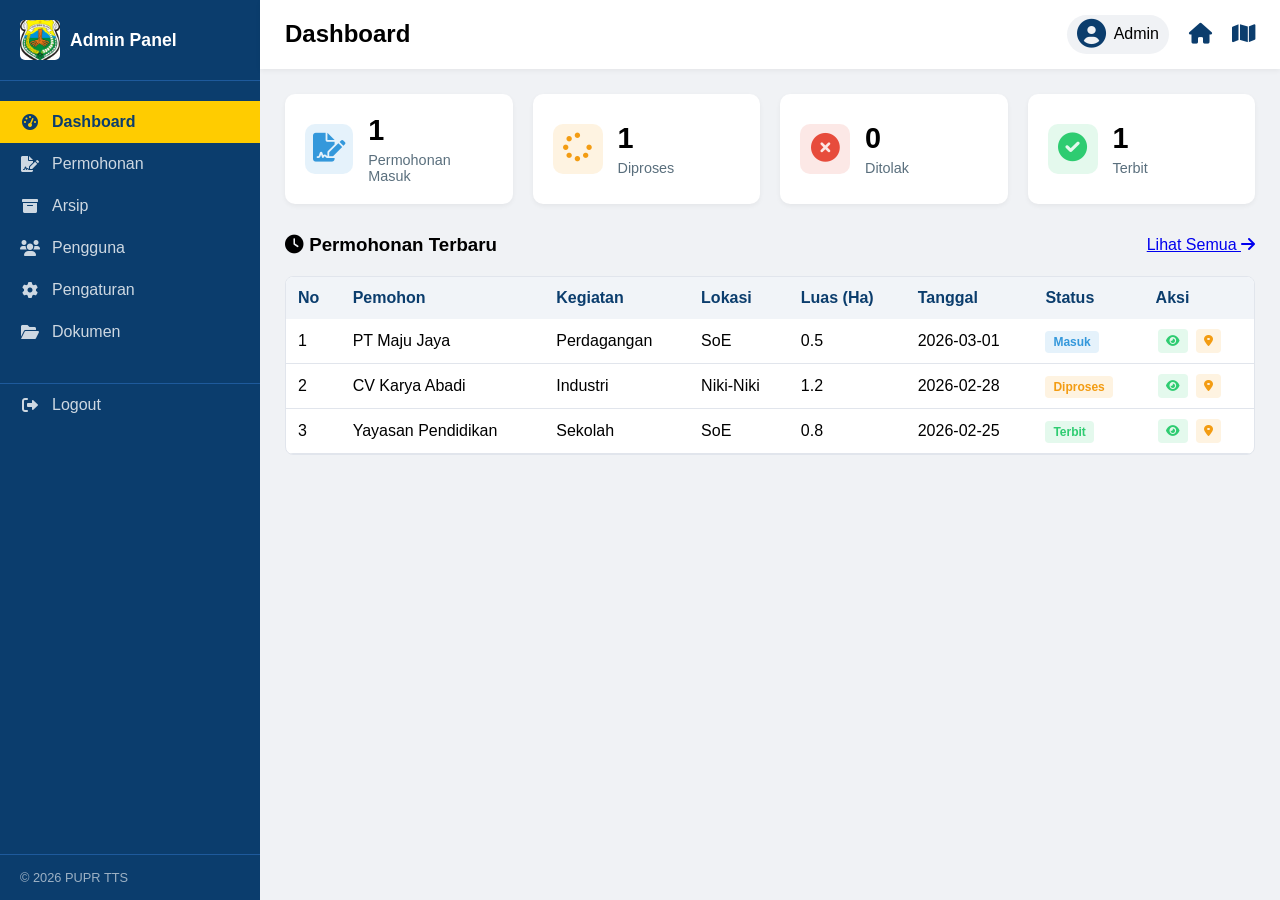
<file: admin.html>
<!DOCTYPE html>
<html lang="id">
<head>
    <meta charset="UTF-8">
    <meta name="viewport" content="width=device-width, initial-scale=1.0">
    <title>Admin Dashboard - WebGIS Tata Ruang TTS</title>
    
    <!-- Font Awesome -->
    <link rel="stylesheet" href="https://cdnjs.cloudflare.com/ajax/libs/font-awesome/6.0.0-beta3/css/all.min.css">
    
    <style>
        /* ===== GLOBAL ===== */
        * {
            margin: 0;
            padding: 0;
            box-sizing: border-box;
            font-family: 'Segoe UI', Tahoma, Geneva, Verdana, sans-serif;
        }

        body {
            background-color: #f0f2f5;
        }

        /* ===== ADMIN CONTAINER ===== */
        .admin-container {
            display: flex;
            min-height: 100vh;
        }

        /* ===== SIDEBAR ===== */
        .sidebar {
            width: 260px;
            background: #0b3d6d;
            color: white;
            display: flex;
            flex-direction: column;
            transition: width 0.3s;
            position: sticky;
            top: 0;
            height: 100vh;
        }

        .sidebar.collapsed {
            width: 70px;
        }

        .sidebar-header {
            padding: 20px;
            display: flex;
            align-items: center;
            gap: 10px;
            border-bottom: 1px solid #1e5a9c;
        }

        .sidebar-header .logo {
            width: 40px;
            height: 40px;
            background: white;
            border-radius: 5px;
            object-fit: cover;
        }

        .sidebar-header h3 {
            font-size: 1.1rem;
            white-space: nowrap;
            overflow: hidden;
        }

        .sidebar-nav {
            flex: 1;
            padding: 20px 0;
        }

        .sidebar-nav a {
            display: flex;
            align-items: center;
            gap: 12px;
            padding: 12px 20px;
            color: rgba(255,255,255,0.8);
            text-decoration: none;
            transition: 0.3s;
            white-space: nowrap;
        }

        .sidebar-nav a i {
            width: 20px;
            text-align: center;
        }

        .sidebar-nav a:hover {
            background: #1e5a9c;
            color: white;
        }

        .sidebar-nav a.active {
            background: #ffcc00;
            color: #0b3d6d;
            font-weight: 600;
        }

        .sidebar-nav a.logout {
            margin-top: 30px;
            border-top: 1px solid #1e5a9c;
        }

        .sidebar-footer {
            padding: 15px 20px;
            font-size: 0.8rem;
            color: rgba(255,255,255,0.6);
            border-top: 1px solid #1e5a9c;
            white-space: nowrap;
        }

        /* ===== MAIN CONTENT ===== */
        .main-content {
            flex: 1;
            display: flex;
            flex-direction: column;
            background: #f0f2f5;
        }

        .content-header {
            background: white;
            padding: 15px 25px;
            display: flex;
            justify-content: space-between;
            align-items: center;
            box-shadow: 0 2px 5px rgba(0,0,0,0.05);
            position: sticky;
            top: 0;
            z-index: 100;
        }

        .header-left {
            display: flex;
            align-items: center;
            gap: 15px;
        }

        .menu-toggle {
            background: none;
            border: none;
            font-size: 1.5rem;
            cursor: pointer;
            color: #0b3d6d;
            display: none;
        }

        .header-right {
            display: flex;
            align-items: center;
            gap: 20px;
        }

        .admin-profile {
            display: flex;
            align-items: center;
            gap: 8px;
            cursor: pointer;
            padding: 5px 10px;
            border-radius: 30px;
            background: #f0f2f5;
        }

        .admin-profile i {
            font-size: 1.8rem;
            color: #0b3d6d;
        }

        .home-link, .map-link {
            color: #0b3d6d;
            font-size: 1.3rem;
            transition: 0.3s;
        }

        .home-link:hover, .map-link:hover {
            color: #ffcc00;
        }

        .content-area {
            padding: 25px;
            flex: 1;
        }

        /* ===== SECTION ===== */
        .section {
            display: none;
        }

        .section.active {
            display: block;
        }

        /* ===== STATS CARD ===== */
        .stats-grid {
            display: grid;
            grid-template-columns: repeat(auto-fit, minmax(200px, 1fr));
            gap: 20px;
            margin-bottom: 30px;
        }

        .stat-card {
            background: white;
            border-radius: 10px;
            padding: 20px;
            display: flex;
            align-items: center;
            gap: 15px;
            box-shadow: 0 2px 5px rgba(0,0,0,0.05);
        }

        .stat-icon {
            width: 50px;
            height: 50px;
            border-radius: 10px;
            display: flex;
            align-items: center;
            justify-content: center;
            font-size: 1.8rem;
        }

        .stat-info h3 {
            font-size: 1.8rem;
            margin-bottom: 5px;
        }

        .stat-info p {
            color: #5a6f7d;
            font-size: 0.9rem;
        }

        /* ===== TABEL ===== */
        .table-responsive {
            overflow-x: auto;
            border-radius: 8px;
            border: 1px solid #e1e5ec;
            background: white;
        }

        .data-table {
            width: 100%;
            border-collapse: collapse;
        }

        .data-table th {
            background: #f1f4f8;
            padding: 12px;
            text-align: left;
            font-weight: 600;
            color: #0b3d6d;
        }

        .data-table td {
            padding: 10px 12px;
            border-bottom: 1px solid #e1e5ec;
        }

        .data-table tr:hover {
            background: #f5f7fa;
        }

        .status-badge {
            padding: 4px 8px;
            border-radius: 4px;
            font-size: 12px;
            font-weight: 600;
        }

        .status-badge.Masuk { background: #3498db20; color: #3498db; }
        .status-badge.Diproses { background: #f39c1220; color: #f39c12; }
        .status-badge.Ditolak { background: #e74c3c20; color: #e74c3c; }
        .status-badge.Terbit { background: #2ecc7120; color: #2ecc71; }
        .status-badge.Aktif { background: #2ecc7120; color: #2ecc71; }
        .status-badge.Nonaktif { background: #e74c3c20; color: #e74c3c; }

        .action-btn {
            padding: 5px 8px;
            margin: 0 2px;
            border: none;
            border-radius: 4px;
            cursor: pointer;
            font-size: 12px;
        }

        .action-btn.edit { background: #3498db20; color: #3498db; }
        .action-btn.delete { background: #e74c3c20; color: #e74c3c; }
        .action-btn.view { background: #2ecc7120; color: #2ecc71; }
        .action-btn.map { background: #f39c1220; color: #f39c12; }
        .action-btn.download { background: #9b59b620; color: #9b59b6; }
        .action-btn.doc { background: #1abc9c20; color: #1abc9c; }

        /* ===== FILTER BAR ===== */
        .filter-bar {
            display: flex;
            gap: 10px;
            margin-bottom: 20px;
            flex-wrap: wrap;
            background: white;
            padding: 15px;
            border-radius: 8px;
            box-shadow: 0 2px 5px rgba(0,0,0,0.1);
        }

        .filter-bar input,
        .filter-bar select {
            padding: 8px 12px;
            border: 1px solid #ccc;
            border-radius: 4px;
            flex: 1;
            min-width: 200px;
        }

        .btn {
            padding: 8px 15px;
            border: none;
            border-radius: 4px;
            cursor: pointer;
            font-weight: 500;
        }

        .btn-primary { background: #0b3d6d; color: white; }
        .btn-primary:hover { background: #1a5a9c; }
        .btn-secondary { background: #f1f4f8; color: #333; }
        .btn-secondary:hover { background: #e1e5ec; }

        /* ===== PAGINATION ===== */
        .pagination {
            display: flex;
            justify-content: center;
            align-items: center;
            gap: 15px;
            margin-top: 20px;
        }

        .page-btn {
            padding: 5px 10px;
            border: 1px solid #ccc;
            background: white;
            border-radius: 4px;
            cursor: pointer;
        }

        .page-btn:disabled { opacity: 0.5; cursor: not-allowed; }

        /* ===== SECTION HEADER ===== */
        .section-header {
            display: flex;
            justify-content: space-between;
            align-items: center;
            margin-bottom: 20px;
        }

        /* ===== MODAL ===== */
        .modal {
            display: none;
            position: fixed;
            z-index: 1000;
            left: 0;
            top: 0;
            width: 100%;
            height: 100%;
            background: rgba(0,0,0,0.5);
        }

        .modal-content {
            background: white;
            margin: 5% auto;
            padding: 20px;
            border-radius: 8px;
            width: 650px;
            max-width: 90%;
            max-height: 85vh;
            overflow-y: auto;
            position: relative;
        }

        .close {
            position: absolute;
            right: 15px;
            top: 10px;
            font-size: 24px;
            cursor: pointer;
        }

        .close:hover { color: #e74c3c; }

        /* ===== FORM ===== */
        .form-row {
            display: grid;
            grid-template-columns: 1fr 1fr;
            gap: 15px;
            margin-bottom: 15px;
        }

        .form-group {
            margin-bottom: 15px;
        }

        .form-group label {
            display: block;
            margin-bottom: 5px;
            font-weight: 600;
            color: #0b3d6d;
        }

        .form-group input,
        .form-group select,
        .form-group textarea {
            width: 100%;
            padding: 8px;
            border: 1px solid #ccc;
            border-radius: 4px;
            box-sizing: border-box;
        }

        .form-group input:focus,
        .form-group select:focus,
        .form-group textarea:focus {
            outline: none;
            border-color: #0b3d6d;
            box-shadow: 0 0 0 2px rgba(11,61,109,0.1);
        }

        /* ===== FILE UPLOAD ===== */
        .file-upload {
            border: 2px dashed #ccc;
            padding: 20px;
            text-align: center;
            border-radius: 8px;
            background: #f9f9f9;
            cursor: pointer;
            transition: all 0.3s;
            margin-bottom: 15px;
        }

        .file-upload:hover {
            border-color: #0b3d6d;
            background: #f0f4fa;
        }

        .file-upload i { font-size: 40px; color: #0b3d6d; margin-bottom: 10px; }
        .file-upload p { margin: 5px 0; color: #666; }
        .file-upload small { color: #999; font-size: 12px; }

        .file-info {
            background: #e8f4fd;
            padding: 10px;
            border-radius: 4px;
            margin-top: 10px;
            display: flex;
            align-items: center;
            justify-content: space-between;
        }

        .file-info i { color: #0b3d6d; margin-right: 5px; }
        .remove-file { color: #e74c3c; cursor: pointer; padding: 5px; }
        .remove-file:hover { color: #c0392b; }

        .upload-info {
            background: #f8f9fa;
            border-left: 3px solid #0b3d6d;
            padding: 10px;
            margin-bottom: 15px;
            font-size: 13px;
        }

        .form-actions {
            display: flex;
            justify-content: flex-end;
            gap: 10px;
            margin-top: 20px;
            padding-top: 15px;
            border-top: 1px solid #eee;
        }

        /* ===== PROFILE MODAL ===== */
        .profile-info {
            text-align: center;
            padding: 20px;
        }

        .avatar {
            margin-bottom: 20px;
        }

        .profile-info p {
            margin: 10px 0;
        }

        /* ===== PENGATURAN CARD ===== */
        .about-card {
            background: white;
            border-radius: 8px;
            padding: 20px;
            border: 1px solid #e0e7ef;
            margin-bottom: 20px;
        }

        .about-card h4 {
            color: #0b3d6d;
            margin-bottom: 15px;
            border-bottom: 1px solid #eee;
            padding-bottom: 8px;
        }

        .success-message {
            background: #d4edda;
            color: #155724;
            padding: 10px;
            border-radius: 4px;
            margin-top: 10px;
        }

        .text-center { text-align: center; }

        /* ===== RESPONSIF ===== */
        @media (max-width: 768px) {
            .menu-toggle { display: block; }
            .sidebar {
                position: fixed;
                left: -260px;
                transition: left 0.3s;
                z-index: 1000;
            }
            .sidebar.show { left: 0; }
            .main-content { margin-left: 0; }
            .form-row { grid-template-columns: 1fr; }
        }
    </style>
</head>
<body>
    <div class="admin-container">
        <!-- SIDEBAR -->
        <aside class="sidebar" id="sidebar">
            <div class="sidebar-header">
                <img src="img/logo.png" alt="Logo" class="logo" onerror="this.src='https://via.placeholder.com/40?text=PUPR'">
                <h3>Admin Panel</h3>
            </div>
            
            <nav class="sidebar-nav">
                <a href="#" onclick="showSection('dashboard'); return false;" class="active">
                    <i class="fas fa-tachometer-alt"></i> <span>Dashboard</span>
                </a>
                <a href="#" onclick="showSection('permohonan'); return false;">
                    <i class="fas fa-file-signature"></i> <span>Permohonan</span>
                </a>
                <a href="#" onclick="showSection('arsip'); return false;">
                    <i class="fas fa-archive"></i> <span>Arsip</span>
                </a>
                <a href="#" onclick="showSection('pengguna'); return false;">
                    <i class="fas fa-users"></i> <span>Pengguna</span>
                </a>
                <a href="#" onclick="showSection('pengaturan'); return false;">
                    <i class="fas fa-cog"></i> <span>Pengaturan</span>
                </a>
                <a href="#" onclick="showSection('dokumen'); return false;">
                    <i class="fas fa-folder-open"></i> <span>Dokumen</span>
                </a>
                <a href="#" onclick="logout(); return false;" class="logout">
                    <i class="fas fa-sign-out-alt"></i> <span>Logout</span>
                </a>
            </nav>
            
            <div class="sidebar-footer">
                <p>© 2026 PUPR TTS</p>
            </div>
        </aside>

        <!-- MAIN CONTENT -->
        <main class="main-content">
            <!-- HEADER -->
            <header class="content-header">
                <div class="header-left">
                    <button class="menu-toggle" onclick="toggleSidebar()">
                        <i class="fas fa-bars"></i>
                    </button>
                    <h2 id="page-title">Dashboard</h2>
                </div>
                <div class="header-right">
                    <div class="admin-profile" onclick="showProfile()">
                        <i class="fas fa-user-circle"></i>
                        <span id="adminName">Admin</span>
                    </div>
                    <a href="index.html" class="home-link" title="Kembali ke Beranda">
                        <i class="fas fa-home"></i>
                    </a>
                    <a href="peta.html" class="map-link" title="Buka Peta">
                        <i class="fas fa-map"></i>
                    </a>
                </div>
            </header>

            <!-- CONTENT AREA -->
            <div class="content-area" id="content-area">
                <!-- DASHBOARD SECTION -->
                <div id="dashboard-section" class="section active">
                    <div class="stats-grid">
                        <div class="stat-card">
                            <div class="stat-icon" style="background: #3498db20; color: #3498db">
                                <i class="fas fa-file-signature"></i>
                            </div>
                            <div class="stat-info">
                                <h3 id="total-masuk">0</h3>
                                <p>Permohonan Masuk</p>
                            </div>
                        </div>
                        <div class="stat-card">
                            <div class="stat-icon" style="background: #f39c1220; color: #f39c12">
                                <i class="fas fa-spinner"></i>
                            </div>
                            <div class="stat-info">
                                <h3 id="total-diproses">0</h3>
                                <p>Diproses</p>
                            </div>
                        </div>
                        <div class="stat-card">
                            <div class="stat-icon" style="background: #e74c3c20; color: #e74c3c">
                                <i class="fas fa-times-circle"></i>
                            </div>
                            <div class="stat-info">
                                <h3 id="total-ditolak">0</h3>
                                <p>Ditolak</p>
                            </div>
                        </div>
                        <div class="stat-card">
                            <div class="stat-icon" style="background: #2ecc7120; color: #2ecc71">
                                <i class="fas fa-check-circle"></i>
                            </div>
                            <div class="stat-info">
                                <h3 id="total-terbit">0</h3>
                                <p>Terbit</p>
                            </div>
                        </div>
                    </div>

                    <div class="recent-applications">
                        <div class="section-header">
                            <h3><i class="fas fa-clock"></i> Permohonan Terbaru</h3>
                            <a href="#" onclick="showSection('permohonan'); return false;">Lihat Semua <i class="fas fa-arrow-right"></i></a>
                        </div>
                        <div class="table-responsive">
                            <table class="data-table">
                                <thead>
                                    <tr>
                                        <th>No</th>
                                        <th>Pemohon</th>
                                        <th>Kegiatan</th>
                                        <th>Lokasi</th>
                                        <th>Luas (Ha)</th>
                                        <th>Tanggal</th>
                                        <th>Status</th>
                                        <th>Aksi</th>
                                    </tr>
                                </thead>
                                <tbody id="recent-permohonan">
                                    <tr><td colspan="8" class="text-center">Memuat data...</td></tr>
                                </tbody>
                            </table>
                        </div>
                    </div>
                </div>

                <!-- PERMOHONAN SECTION -->
                <div id="permohonan-section" class="section">
                    <div class="section-header">
                        <h3><i class="fas fa-file-signature"></i> Data Permohonan</h3>
                        <button class="btn btn-primary" onclick="tambahPermohonan()">
                            <i class="fas fa-plus"></i> Tambah Permohonan
                        </button>
                    </div>
                    
                    <div class="filter-bar">
                        <input type="text" id="searchPermohonan" placeholder="Cari pemohon atau kegiatan..." onkeyup="filterPermohonan()">
                        <select id="statusFilter" onchange="filterPermohonan()">
                            <option value="">Semua Status</option>
                            <option value="Masuk">Masuk</option>
                            <option value="Diproses">Diproses</option>
                            <option value="Ditolak">Ditolak</option>
                            <option value="Terbit">Terbit</option>
                        </select>
                        <button class="btn btn-secondary" onclick="exportDataPermohonan()">
                            <i class="fas fa-download"></i> Export
                        </button>
                    </div>

                    <div class="table-responsive">
                        <table class="data-table">
                            <thead>
                                <tr>
                                    <th>No</th>
                                    <th>Pemohon</th>
                                    <th>Kegiatan</th>
                                    <th>Lokasi</th>
                                    <th>Luas (Ha)</th>
                                    <th>Tanggal</th>
                                    <th>Status</th>
                                    <th>File SHP</th>
                                    <th>Aksi</th>
                                </tr>
                            </thead>
                            <tbody id="permohonan-table-body">
                                <tr><td colspan="9" class="text-center">Memuat data...</td></tr>
                            </tbody>
                        </table>
                    </div>

                    <div class="pagination">
                        <button class="page-btn" onclick="prevPage()"><i class="fas fa-chevron-left"></i></button>
                        <span id="pageInfo">Halaman 1 dari 1</span>
                        <button class="page-btn" onclick="nextPage()"><i class="fas fa-chevron-right"></i></button>
                    </div>
                </div>

                <!-- ARSIP SECTION -->
                <div id="arsip-section" class="section">
                    <div class="section-header">
                        <h3><i class="fas fa-archive"></i> Arsip Permohonan</h3>
                        <button class="btn btn-primary" onclick="tambahArsip()">
                            <i class="fas fa-plus"></i> Tambah Arsip
                        </button>
                    </div>
                    
                    <div class="filter-bar">
                        <input type="text" id="searchArsip" placeholder="Cari nomor arsip, pemohon, atau kegiatan..." onkeyup="filterArsip()">
                        <button class="btn btn-secondary" onclick="exportArsip()">
                            <i class="fas fa-download"></i> Export
                        </button>
                    </div>

                    <div class="table-responsive">
                        <table class="data-table">
                            <thead>
                                <tr>
                                    <th>No</th>
                                    <th>Nomor Arsip</th>
                                    <th>Pemohon</th>
                                    <th>Kegiatan</th>
                                    <th>Lokasi</th>
                                    <th>Luas (Ha)</th>
                                    <th>Tanggal Arsip</th>
                                    <th>Keterangan</th>
                                    <th>Aksi</th>
                                </tr>
                            </thead>
                            <tbody id="arsip-table-body">
                                <tr><td colspan="9" class="text-center">Memuat data...</td></tr>
                            </tbody>
                        </table>
                    </div>

                    <div class="pagination">
                        <button class="page-btn" onclick="prevArsipPage()"><i class="fas fa-chevron-left"></i></button>
                        <span id="pageInfoArsip">Halaman 1 dari 1</span>
                        <button class="page-btn" onclick="nextArsipPage()"><i class="fas fa-chevron-right"></i></button>
                    </div>
                </div>

                <!-- PENGGUNA SECTION -->
                <div id="pengguna-section" class="section">
                    <div class="section-header">
                        <h3><i class="fas fa-users"></i> Data Pengguna</h3>
                        <button class="btn btn-primary" onclick="tambahPengguna()">
                            <i class="fas fa-plus"></i> Tambah Pengguna
                        </button>
                    </div>
                    
                    <div class="filter-bar">
                        <input type="text" id="searchPengguna" placeholder="Cari username atau nama..." onkeyup="filterPengguna()">
                        <select id="roleFilter" onchange="filterPengguna()">
                            <option value="">Semua Role</option>
                            <option value="Admin">Admin</option>
                            <option value="Operator">Operator</option>
                            <option value="Viewer">Viewer</option>
                        </select>
                        <select id="statusFilterPengguna" onchange="filterPengguna()">
                            <option value="">Semua Status</option>
                            <option value="Aktif">Aktif</option>
                            <option value="Nonaktif">Nonaktif</option>
                        </select>
                        <button class="btn btn-secondary" onclick="exportPengguna()">
                            <i class="fas fa-download"></i> Export
                        </button>
                    </div>

                    <div class="table-responsive">
                        <table class="data-table">
                            <thead>
                                <tr>
                                    <th>No</th>
                                    <th>Username</th>
                                    <th>Nama</th>
                                    <th>Email</th>
                                    <th>Role</th>
                                    <th>Last Login</th>
                                    <th>Status</th>
                                    <th>Aksi</th>
                                </tr>
                            </thead>
                            <tbody id="pengguna-table-body">
                                <tr><td colspan="8" class="text-center">Memuat data...</td></tr>
                            </tbody>
                        </table>
                    </div>

                    <div class="pagination">
                        <button class="page-btn" onclick="prevPenggunaPage()"><i class="fas fa-chevron-left"></i></button>
                        <span id="pageInfoPengguna">Halaman 1 dari 1</span>
                        <button class="page-btn" onclick="nextPenggunaPage()"><i class="fas fa-chevron-right"></i></button>
                    </div>
                </div>

                <!-- PENGATURAN SECTION -->
                <div id="pengaturan-section" class="section">
                    <h3><i class="fas fa-cog"></i> Pengaturan</h3>
                    
                    <div class="about-card">
                        <h4><i class="fas fa-address-card"></i> Informasi Kontak</h4>
                        <form id="kontakForm">
                            <div class="form-group">
                                <label>Alamat</label>
                                <input type="text" id="alamat" placeholder="Jl. El Tari, SoE">
                            </div>
                            <div class="form-group">
                                <label>Telepon</label>
                                <input type="text" id="telepon" placeholder="(0388) 21045">
                            </div>
                            <div class="form-group">
                                <label>Email</label>
                                <input type="email" id="email" placeholder="pupr@timortengahselatankab.go.id">
                            </div>
                            <div class="form-group">
                                <label>Jam Kerja</label>
                                <input type="text" id="jamKerja" placeholder="Senin - Jumat, 08.00 - 16.00 WITA">
                            </div>
                        </form>
                    </div>

                    <div class="about-card">
                        <h4><i class="fas fa-users"></i> Tim Pengembang</h4>
                        <form id="timForm">
                            <div class="form-group">
                                <label>Nama-nama tim (pisahkan dengan koma atau baris baru)</label>
                                <textarea id="timList" rows="5" placeholder="Contoh:&#10;Martelens Ch. Liu, ST, MT – Kepala Dinas PUPR&#10;Ir. Yulius Bria, MT – Kepala Bidang Penataan Ruang&#10;Yohanes Manek, S.Kom – Koordinator Sistem Informasi"></textarea>
                            </div>
                        </form>
                    </div>

                    <button class="btn btn-primary" onclick="simpanPengaturan()"><i class="fas fa-save"></i> Simpan Pengaturan</button>
                    <div id="simpanNotif" style="margin-top: 10px;"></div>
                </div>

                <!-- DOKUMEN SECTION -->
                <div id="dokumen-section" class="section">
                    <div class="section-header">
                        <h3><i class="fas fa-folder-open"></i> Data Dokumen Publik</h3>
                        <button class="btn btn-primary" onclick="tambahDokumen()">
                            <i class="fas fa-plus"></i> Tambah Dokumen
                        </button>
                    </div>
                    
                    <div class="filter-bar">
                        <input type="text" id="searchDokumen" placeholder="Cari dokumen..." onkeyup="filterDokumen()">
                        <button class="btn btn-secondary" onclick="exportDokumen()">
                            <i class="fas fa-download"></i> Export
                        </button>
                    </div>

                    <div class="table-responsive">
                        <table class="data-table">
                            <thead>
                                <tr>
                                    <th>No</th>
                                    <th>Judul</th>
                                    <th>Deskripsi</th>
                                    <th>Ukuran</th>
                                    <th>Tahun</th>
                                    <th>File URL</th>
                                    <th>Aksi</th>
                                </tr>
                            </thead>
                            <tbody id="dokumen-table-body">
                                <tr><td colspan="7" class="text-center">Memuat data...</td></tr>
                            </tbody>
                        </table>
                    </div>

                    <div class="pagination">
                        <button class="page-btn" onclick="prevDokumenPage()"><i class="fas fa-chevron-left"></i></button>
                        <span id="pageInfoDokumen">Halaman 1 dari 1</span>
                        <button class="page-btn" onclick="nextDokumenPage()"><i class="fas fa-chevron-right"></i></button>
                    </div>
                </div>
            </div>
        </main>
    </div>

    <!-- MODAL PERMOHONAN -->
    <div id="permohonanModal" class="modal">
        <div class="modal-content">
            <span class="close" onclick="batalModal()">&times;</span>
            <h3><i class="fas fa-edit"></i> <span id="modalTitle">Tambah Permohonan</span></h3>
            
            <form id="permohonanForm" onsubmit="simpanPermohonan(event)">
                <input type="hidden" id="permohonanId">
                
                <div class="form-row">
                    <div class="form-group">
                        <label>Nama Pemohon *</label>
                        <input type="text" id="pemohon" required placeholder="Masukkan nama pemohon">
                    </div>
                    <div class="form-group">
                        <label>Jenis Kegiatan *</label>
                        <select id="kegiatan" required>
                            <option value="">Pilih Kegiatan</option>
                            <option value="Apotik">Apotik</option>
                            <option value="Rumah Sakit">Rumah Sakit</option>
                            <option value="Sekolah">Sekolah</option>
                            <option value="Perdagangan">Perdagangan</option>
                            <option value="Industri">Industri</option>
                            <option value="Permukiman">Permukiman</option>
                            <option value="Kantor">Kantor</option>
                            <option value="Hotel">Hotel</option>
                            <option value="Restoran">Restoran</option>
                        </select>
                    </div>
                </div>

                <div class="form-row">
                    <div class="form-group">
                        <label>Lokasi *</label>
                        <input type="text" id="lokasi" required placeholder="Masukkan lokasi">
                    </div>
                    <div class="form-group">
                        <label>Luas (Ha) *</label>
                        <input type="number" id="luas" step="0.01" required placeholder="0.00">
                    </div>
                </div>

                <div class="form-row">
                    <div class="form-group">
                        <label>Latitude (opsional)</label>
                        <input type="number" id="latitude" step="any" placeholder="Contoh: -9.9876">
                    </div>
                    <div class="form-group">
                        <label>Longitude (opsional)</label>
                        <input type="number" id="longitude" step="any" placeholder="Contoh: 124.1234">
                    </div>
                </div>

                <div class="form-row">
                    <div class="form-group">
                        <label>Tanggal Permohonan *</label>
                        <input type="date" id="tanggal" required>
                    </div>
                    <div class="form-group">
                        <label>Status *</label>
                        <select id="status" required>
                            <option value="Masuk">Masuk</option>
                            <option value="Diproses">Diproses</option>
                            <option value="Ditolak">Ditolak</option>
                            <option value="Terbit">Terbit</option>
                        </select>
                    </div>
                </div>

                <div class="form-group">
                    <label>Upload File SHP (ZIP)</label>
                    <div class="upload-info">
                        <i class="fas fa-info-circle"></i> Upload file ZIP yang berisi file SHP (shp, shx, dbf, prj)
                    </div>
                    <div class="file-upload" onclick="document.getElementById('fileShp').click()">
                        <i class="fas fa-cloud-upload-alt"></i>
                        <p>Klik untuk pilih file atau drag & drop</p>
                        <p><small>Format: .zip (Maks: 10MB)</small></p>
                        <input type="file" id="fileShp" accept=".zip" style="display: none;" onchange="handleFileSelect(this)">
                    </div>
                    <div id="fileInfo" style="display: none;" class="file-info">
                        <div>
                            <i class="fas fa-file-archive"></i>
                            <span id="fileName"></span> (<span id="fileSize"></span>)
                        </div>
                        <div class="remove-file" onclick="removeFile()">
                            <i class="fas fa-times"></i> Hapus
                        </div>
                    </div>
                </div>

                <div class="form-group">
                    <label>Keterangan</label>
                    <textarea id="keterangan" rows="3" placeholder="Masukkan keterangan tambahan..."></textarea>
                </div>

                <div class="form-actions">
                    <button type="button" class="btn btn-secondary" onclick="batalModal()">Batal</button>
                    <button type="submit" class="btn btn-primary">Simpan</button>
                </div>
            </form>
        </div>
    </div>

    <!-- MODAL ARSIP -->
    <div id="arsipModal" class="modal">
        <div class="modal-content">
            <span class="close" onclick="batalArsipModal()">&times;</span>
            <h3><i class="fas fa-edit"></i> <span id="modalArsipTitle">Tambah Arsip</span></h3>
            
            <form id="arsipForm" onsubmit="simpanArsip(event)">
                <input type="hidden" id="arsipId">
                
                <div class="form-group">
                    <label>Nomor Arsip *</label>
                    <input type="text" id="nomorArsip" required placeholder="Contoh: ARSIP-2026-001">
                </div>

                <div class="form-row">
                    <div class="form-group">
                        <label>Pemohon *</label>
                        <input type="text" id="arsipPemohon" required placeholder="Nama pemohon">
                    </div>
                    <div class="form-group">
                        <label>Kegiatan *</label>
                        <select id="arsipKegiatan" required>
                            <option value="">Pilih Kegiatan</option>
                            <option value="Apotik">Apotik</option>
                            <option value="Rumah Sakit">Rumah Sakit</option>
                            <option value="Sekolah">Sekolah</option>
                            <option value="Perdagangan">Perdagangan</option>
                            <option value="Industri">Industri</option>
                            <option value="Permukiman">Permukiman</option>
                            <option value="Kantor">Kantor</option>
                            <option value="Hotel">Hotel</option>
                            <option value="Restoran">Restoran</option>
                        </select>
                    </div>
                </div>

                <div class="form-row">
                    <div class="form-group">
                        <label>Lokasi *</label>
                        <input type="text" id="arsipLokasi" required placeholder="Lokasi">
                    </div>
                    <div class="form-group">
                        <label>Luas (Ha) *</label>
                        <input type="number" id="arsipLuas" step="0.01" required placeholder="0.00">
                    </div>
                </div>

                <div class="form-group">
                    <label>Tanggal Arsip *</label>
                    <input type="date" id="arsipTanggal" required>
                </div>

                <div class="form-group">
                    <label>Keterangan</label>
                    <textarea id="arsipKeterangan" rows="3" placeholder="Keterangan tambahan..."></textarea>
                </div>

                <div class="form-actions">
                    <button type="button" class="btn btn-secondary" onclick="batalArsipModal()">Batal</button>
                    <button type="submit" class="btn btn-primary">Simpan</button>
                </div>
            </form>
        </div>
    </div>

    <!-- MODAL PENGGUNA -->
    <div id="penggunaModal" class="modal">
        <div class="modal-content">
            <span class="close" onclick="batalPenggunaModal()">&times;</span>
            <h3><i class="fas fa-edit"></i> <span id="modalPenggunaTitle">Tambah Pengguna</span></h3>
            
            <form id="penggunaForm" onsubmit="simpanPengguna(event)">
                <input type="hidden" id="penggunaId">
                
                <div class="form-row">
                    <div class="form-group">
                        <label>Username *</label>
                        <input type="text" id="username" required placeholder="Username">
                    </div>
                    <div class="form-group">
                        <label>Nama Lengkap *</label>
                        <input type="text" id="namaLengkap" required placeholder="Nama lengkap">
                    </div>
                </div>

                <div class="form-row">
                    <div class="form-group">
                        <label>Email *</label>
                        <input type="email" id="emailUser" required placeholder="email@example.com">
                    </div>
                    <div class="form-group">
                        <label>Role *</label>
                        <select id="role" required>
                            <option value="Admin">Admin</option>
                            <option value="Operator">Operator</option>
                            <option value="Viewer">Viewer</option>
                        </select>
                    </div>
                </div>

                <div class="form-row">
                    <div class="form-group">
                        <label>Password *</label>
                        <input type="password" id="password" required placeholder="Min. 6 karakter">
                    </div>
                    <div class="form-group">
                        <label>Status *</label>
                        <select id="statusUser" required>
                            <option value="Aktif">Aktif</option>
                            <option value="Nonaktif">Nonaktif</option>
                        </select>
                    </div>
                </div>

                <div class="form-group">
                    <label>Last Login</label>
                    <input type="text" id="lastLogin" placeholder="Kosongkan jika belum pernah login" readonly>
                </div>

                <div class="form-actions">
                    <button type="button" class="btn btn-secondary" onclick="batalPenggunaModal()">Batal</button>
                    <button type="submit" class="btn btn-primary">Simpan</button>
                </div>
            </form>
        </div>
    </div>

    <!-- MODAL DOKUMEN -->
    <div id="dokumenModal" class="modal">
        <div class="modal-content">
            <span class="close" onclick="batalDokumenModal()">&times;</span>
            <h3><i class="fas fa-edit"></i> <span id="modalDokumenTitle">Tambah Dokumen</span></h3>
            
            <form id="dokumenForm" onsubmit="simpanDokumen(event)">
                <input type="hidden" id="dokumenId">
                
                <div class="form-group">
                    <label>Judul Dokumen *</label>
                    <input type="text" id="judul" required placeholder="Masukkan judul dokumen">
                </div>

                <div class="form-group">
                    <label>Deskripsi</label>
                    <textarea id="deskripsi" rows="3" placeholder="Masukkan deskripsi"></textarea>
                </div>

                <div class="form-row">
                    <div class="form-group">
                        <label>Ukuran File *</label>
                        <input type="text" id="ukuran" required placeholder="Contoh: 4.2 MB">
                    </div>
                    <div class="form-group">
                        <label>Tahun *</label>
                        <input type="text" id="tahun" required placeholder="2012">
                    </div>
                </div>

                <div class="form-group">
                    <label>File URL *</label>
                    <input type="text" id="fileUrl" required placeholder="data/nama_file.pdf">
                    <small>Path ke file dalam folder data/ (misal: data/rtrw.pdf)</small>
                </div>

                <div class="form-group">
                    <label>Tipe File (untuk ikon)</label>
                    <select id="tipeFile">
                        <option value="pdf">PDF</option>
                        <option value="geojson">GeoJSON</option>
                        <option value="excel">Excel</option>
                        <option value="zip">ZIP</option>
                        <option value="image">Image</option>
                        <option value="other">Lainnya</option>
                    </select>
                </div>

                <div class="form-actions">
                    <button type="button" class="btn btn-secondary" onclick="batalDokumenModal()">Batal</button>
                    <button type="submit" class="btn btn-primary">Simpan</button>
                </div>
            </form>
        </div>
    </div>

    <!-- MODAL PROFIL -->
    <div id="profileModal" class="modal">
        <div class="modal-content">
            <span class="close" onclick="closeProfileModal()">&times;</span>
            <h3><i class="fas fa-user-circle"></i> Profil Admin</h3>
            
            <div class="profile-info">
                <div class="avatar">
                    <i class="fas fa-user-circle" style="font-size: 80px; color: #0b3d6d;"></i>
                </div>
                <p><strong>Username:</strong> <span id="profileUsername">admin</span></p>
                <p><strong>Nama:</strong> <span id="profileName">Administrator</span></p>
                <p><strong>Email:</strong> <span id="profileEmail">admin@pupr.tts.go.id</span></p>
                <p><strong>Terakhir Login:</strong> <span id="lastLogin">-</span></p>
                
                <button class="btn btn-primary" onclick="ubahPassword()">
                    <i class="fas fa-key"></i> Ubah Password
                </button>
            </div>
        </div>
    </div>

    <script>
        // ==================== GLOBAL ====================
        let currentPage = 1;
        let rowsPerPage = 10;
        let permohonanData = [];
        let dokumenList = [];
        let currentDokumenPage = 1;
        const rowsPerPageDokumen = 10;
        let arsipData = [];
        let currentArsipPage = 1;
        const rowsPerPageArsip = 10;
        let usersData = [];
        let currentPenggunaPage = 1;
        const rowsPerPagePengguna = 10;

        // ==================== INISIALISASI ====================
        document.addEventListener('DOMContentLoaded', function() {
            // Inisialisasi data permohonan default jika kosong
            if (!localStorage.getItem('permohonanData')) {
                const defaultPermohonan = [
                    { id: 1, pemohon: 'PT Maju Jaya', kegiatan: 'Perdagangan', lokasi: 'SoE', luas: 0.5, tanggal: '2026-03-01', status: 'Masuk', fileShp: null, keterangan: '', latitude: -9.9876, longitude: 124.1234 },
                    { id: 2, pemohon: 'CV Karya Abadi', kegiatan: 'Industri', lokasi: 'Niki-Niki', luas: 1.2, tanggal: '2026-02-28', status: 'Diproses', fileShp: null, keterangan: '', latitude: -9.8765, longitude: 124.2345 },
                    { id: 3, pemohon: 'Yayasan Pendidikan', kegiatan: 'Sekolah', lokasi: 'SoE', luas: 0.8, tanggal: '2026-02-25', status: 'Terbit', fileShp: null, keterangan: '', latitude: -9.9988, longitude: 124.1122 }
                ];
                localStorage.setItem('permohonanData', JSON.stringify(defaultPermohonan));
            }

            // Inisialisasi data dokumen default jika kosong
            if (!localStorage.getItem('publicDocuments')) {
                const defaultDocs = [
                    { id: 1, title: 'RTRW Kab. TTS 2012-2032', description: 'Rencana Tata Ruang Wilayah Kabupaten Timor Tengah Selatan Tahun 2012-2032 (Perda No. 10 Tahun 2012).', size: '4.2 MB', date: '2012', fileUrl: 'data/rtrw_tts_2012_2032.pdf', fileType: 'pdf' },
                    { id: 2, title: 'RDTR Kawasan Perkotaan SoE 2018-2038', description: 'Rencana Detail Tata Ruang Kawasan Perkotaan SoE (Perda No. 8 Tahun 2018).', size: '6.8 MB', date: '2018', fileUrl: 'data/rdtr_soe_2018_2038.pdf', fileType: 'pdf' },
                    { id: 3, title: 'Peta Struktur Ruang BWP SoE', description: 'Peta struktur ruang skala 1:5000 (format GeoJSON).', size: '1.2 MB', date: '2018', fileUrl: 'data/struktur_ruang_soe.geojson', fileType: 'geojson' }
                ];
                localStorage.setItem('publicDocuments', JSON.stringify(defaultDocs));
            }

            // Inisialisasi data arsip default jika kosong
            if (!localStorage.getItem('arsipData')) {
                const defaultArsip = [
                    { id: 1, nomorArsip: 'ARSIP-2025-001', pemohon: 'PT Nusa Bangun', kegiatan: 'Permukiman', lokasi: 'SoE', luas: 2.5, tanggalArsip: '2025-12-10', keterangan: 'Izin terbit tahun 2025' },
                    { id: 2, nomorArsip: 'ARSIP-2025-002', pemohon: 'CV Sinar Jaya', kegiatan: 'Perdagangan', lokasi: 'Kapan', luas: 0.3, tanggalArsip: '2025-11-22', keterangan: 'Sudah selesai' }
                ];
                localStorage.setItem('arsipData', JSON.stringify(defaultArsip));
            }

            // Inisialisasi data pengguna default jika kosong
            if (!localStorage.getItem('usersData')) {
                const defaultUsers = [
                    { id: 1, username: 'admin', nama: 'Administrator', email: 'admin@pupr.tts.go.id', role: 'Admin', lastLogin: '2026-03-17 08:30', status: 'Aktif', password: 'admin123' },
                    { id: 2, username: 'operator1', nama: 'Yohanes Manek', email: 'yohanes@pupr.tts.go.id', role: 'Operator', lastLogin: '2026-03-16 14:15', status: 'Aktif', password: 'op123' },
                    { id: 3, username: 'viewer1', nama: 'Maria Nesi', email: 'maria@pupr.tts.go.id', role: 'Viewer', lastLogin: '2026-03-15 09:45', status: 'Nonaktif', password: 'view123' }
                ];
                localStorage.setItem('usersData', JSON.stringify(defaultUsers));
            }

            // Muat data
            loadPermohonan();
            loadDokumen();
            loadArsip();
            loadPengguna();
            loadPengaturan();

            // Tampilkan dashboard
            showSection('dashboard');
        });

        // ==================== FUNGSI UMUM ====================
        function toggleSidebar() {
            document.getElementById('sidebar').classList.toggle('show');
        }

        function showSection(section) {
            // Sembunyikan semua section
            document.querySelectorAll('.section').forEach(el => el.classList.remove('active'));
            // Tampilkan section yang dipilih
            const target = document.getElementById(section + '-section');
            if (target) target.classList.add('active');
            
            // Update judul
            const titles = {
                dashboard: 'Dashboard',
                permohonan: 'Data Permohonan',
                arsip: 'Arsip',
                pengguna: 'Pengguna',
                pengaturan: 'Pengaturan',
                dokumen: 'Dokumen Publik'
            };
            document.getElementById('page-title').textContent = titles[section] || 'Dashboard';
            
            // Highlight menu
            document.querySelectorAll('.sidebar-nav a').forEach(el => el.classList.remove('active'));
            const links = document.querySelectorAll('.sidebar-nav a');
            for (let link of links) {
                if (link.getAttribute('onclick') && link.getAttribute('onclick').includes(section)) {
                    link.classList.add('active');
                    break;
                }
            }

            // Muat data khusus
            if (section === 'permohonan') {
                loadPermohonan();
            } else if (section === 'dokumen') {
                loadDokumen();
            } else if (section === 'arsip') {
                loadArsip();
            } else if (section === 'pengguna') {
                loadPengguna();
            }
        }

        function logout() {
            localStorage.removeItem('isAdminLoggedIn');
            window.location.href = 'index.html';
        }

        function showProfile() {
            document.getElementById('profileModal').style.display = 'block';
        }

        function closeProfileModal() {
            document.getElementById('profileModal').style.display = 'none';
        }

        function ubahPassword() {
            alert('Fitur ubah password dalam pengembangan.');
        }

        // ==================== PERMOHONAN ====================
        function loadPermohonan() {
            const stored = localStorage.getItem('permohonanData');
            permohonanData = stored ? JSON.parse(stored) : [];
            renderPermohonanTable();
            updateStats();
            renderRecentPermohonan();
        }

        function savePermohonan() {
            localStorage.setItem('permohonanData', JSON.stringify(permohonanData));
            loadPermohonan();
        }

        function renderPermohonanTable() {
            const tbody = document.getElementById('permohonan-table-body');
            if (!tbody) return;
            
            const start = (currentPage - 1) * rowsPerPage;
            const end = start + rowsPerPage;
            const paginated = permohonanData.slice(start, end);
            
            if (paginated.length === 0) {
                tbody.innerHTML = '<tr><td colspan="9" class="text-center">Tidak ada data</td></tr>';
                return;
            }
            
            let html = '';
            paginated.forEach((item, index) => {
                const no = start + index + 1;
                html += `<tr>
                    <td>${no}</td>
                    <td>${item.pemohon || ''}</td>
                    <td>${item.kegiatan || ''}</td>
                    <td>${item.lokasi || ''}</td>
                    <td>${item.luas || ''}</td>
                    <td>${item.tanggal || ''}</td>
                    <td><span class="status-badge ${item.status || ''}">${item.status || ''}</span></td>
                    <td>${item.fileShp ? '<i class="fas fa-check" style="color:green"></i>' : '-'}</td>
                    <td>
                        <button class="action-btn view" onclick="lihatPermohonan(${item.id})" title="Lihat Data"><i class="fas fa-eye"></i></button>
                        <button class="action-btn map" onclick="lihatLokasi(${item.id})" title="Lihat Lokasi di Peta"><i class="fas fa-map-marker-alt"></i></button>
                        <button class="action-btn download" onclick="downloadSHP(${item.id})" title="Download GeoJSON"><i class="fas fa-download"></i></button>
                        <button class="action-btn doc" onclick="downloadDOC(${item.id})" title="Download DOC"><i class="fas fa-file-word"></i></button>
                        <button class="action-btn edit" onclick="editPermohonan(${item.id})" title="Edit"><i class="fas fa-edit"></i></button>
                        <button class="action-btn delete" onclick="hapusPermohonan(${item.id})" title="Hapus"><i class="fas fa-trash"></i></button>
                    </td>
                </tr>`;
            });
            tbody.innerHTML = html;
            
            const totalPages = Math.ceil(permohonanData.length / rowsPerPage);
            document.getElementById('pageInfo').innerText = `Halaman ${currentPage} dari ${totalPages || 1}`;
            // Disable tombol next/prev
            const prevBtn = document.querySelector('#permohonan-section .pagination .page-btn:first-child');
            const nextBtn = document.querySelector('#permohonan-section .pagination .page-btn:last-child');
            if (prevBtn) prevBtn.disabled = currentPage === 1;
            if (nextBtn) nextBtn.disabled = currentPage === totalPages || totalPages === 0;
        }

        function renderRecentPermohonan() {
            const tbody = document.getElementById('recent-permohonan');
            if (!tbody) return;
            const recent = permohonanData.slice(0, 5);
            if (recent.length === 0) {
                tbody.innerHTML = '<tr><td colspan="8" class="text-center">Tidak ada data</td></tr>';
                return;
            }
            let html = '';
            recent.forEach((item, index) => {
                html += `<tr>
                    <td>${index+1}</td>
                    <td>${item.pemohon}</td>
                    <td>${item.kegiatan}</td>
                    <td>${item.lokasi}</td>
                    <td>${item.luas}</td>
                    <td>${item.tanggal}</td>
                    <td><span class="status-badge ${item.status}">${item.status}</span></td>
                    <td>
                        <button class="action-btn view" onclick="lihatPermohonan(${item.id})"><i class="fas fa-eye"></i></button>
                        <button class="action-btn map" onclick="lihatLokasi(${item.id})"><i class="fas fa-map-marker-alt"></i></button>
                    </td>
                </tr>`;
            });
            tbody.innerHTML = html;
        }

        function updateStats() {
            const masuk = permohonanData.filter(p => p.status === 'Masuk').length;
            const diproses = permohonanData.filter(p => p.status === 'Diproses').length;
            const ditolak = permohonanData.filter(p => p.status === 'Ditolak').length;
            const terbit = permohonanData.filter(p => p.status === 'Terbit').length;
            document.getElementById('total-masuk').textContent = masuk;
            document.getElementById('total-diproses').textContent = diproses;
            document.getElementById('total-ditolak').textContent = ditolak;
            document.getElementById('total-terbit').textContent = terbit;
        }

        function tambahPermohonan() {
            document.getElementById('modalTitle').innerText = 'Tambah Permohonan';
            document.getElementById('permohonanId').value = '';
            document.getElementById('pemohon').value = '';
            document.getElementById('kegiatan').value = '';
            document.getElementById('lokasi').value = '';
            document.getElementById('luas').value = '';
            document.getElementById('latitude').value = '';
            document.getElementById('longitude').value = '';
            document.getElementById('tanggal').value = '';
            document.getElementById('status').value = 'Masuk';
            document.getElementById('keterangan').value = '';
            removeFile();
            document.getElementById('permohonanModal').style.display = 'block';
        }

        function editPermohonan(id) {
            const item = permohonanData.find(p => p.id == id);
            if (!item) return;
            document.getElementById('modalTitle').innerText = 'Edit Permohonan';
            document.getElementById('permohonanId').value = item.id;
            document.getElementById('pemohon').value = item.pemohon;
            document.getElementById('kegiatan').value = item.kegiatan;
            document.getElementById('lokasi').value = item.lokasi;
            document.getElementById('luas').value = item.luas;
            document.getElementById('latitude').value = item.latitude || '';
            document.getElementById('longitude').value = item.longitude || '';
            document.getElementById('tanggal').value = item.tanggal;
            document.getElementById('status').value = item.status;
            document.getElementById('keterangan').value = item.keterangan || '';
            // File tidak diisi ulang untuk keamanan
            removeFile();
            document.getElementById('permohonanModal').style.display = 'block';
        }

        function simpanPermohonan(event) {
            event.preventDefault();
            const id = document.getElementById('permohonanId').value;
            const pemohon = document.getElementById('pemohon').value;
            const kegiatan = document.getElementById('kegiatan').value;
            const lokasi = document.getElementById('lokasi').value;
            const luas = document.getElementById('luas').value;
            const latitude = document.getElementById('latitude').value;
            const longitude = document.getElementById('longitude').value;
            const tanggal = document.getElementById('tanggal').value;
            const status = document.getElementById('status').value;
            const keterangan = document.getElementById('keterangan').value;
            
            // Simulasi upload file (hanya info nama file)
            const fileInput = document.getElementById('fileShp');
            let fileShp = null;
            if (fileInput.files.length > 0) {
                fileShp = fileInput.files[0].name; // hanya simpan nama, file asli tidak disimpan di localStorage
            }

            if (id) {
                // edit
                const index = permohonanData.findIndex(p => p.id == id);
                if (index !== -1) {
                    permohonanData[index] = { 
                        ...permohonanData[index], 
                        pemohon, kegiatan, lokasi, luas, latitude, longitude, tanggal, status, keterangan,
                        fileShp: fileShp || permohonanData[index].fileShp
                    };
                }
            } else {
                // tambah baru
                const newId = Date.now();
                permohonanData.push({ 
                    id: newId, pemohon, kegiatan, lokasi, luas, latitude, longitude, tanggal, status, keterangan,
                    fileShp: fileShp
                });
            }
            savePermohonan();
            batalModal();
        }

        function hapusPermohonan(id) {
            if (confirm('Yakin ingin menghapus permohonan ini?')) {
                permohonanData = permohonanData.filter(p => p.id != id);
                savePermohonan();
            }
        }

        function lihatPermohonan(id) {
            const item = permohonanData.find(p => p.id == id);
            let kesesuaian = item.kesesuaian || 'Tidak diketahui';
            alert(`Detail Permohonan
Pemohon: ${item.pemohon}
Kegiatan: ${item.kegiatan}
Lokasi: ${item.lokasi}
Luas: ${item.luas} Ha
Tanggal: ${item.tanggal}
Status: ${item.status}
Latitude: ${item.latitude || '-'}
Longitude: ${item.longitude || '-'}
Kesesuaian RDTR: ${kesesuaian}
Keterangan: ${item.keterangan || '-'}
File: ${item.fileShp || 'Tidak ada'}`);
        }

        // Fungsi bantuan untuk mengekstrak koordinat dari GeoJSON
        function extractCoords(geom) {
            if (!geom) return null;
            if (geom.type === 'Point') {
                return geom.coordinates;
            } else if (geom.type === 'Polygon') {
                if (geom.coordinates && geom.coordinates.length > 0 && geom.coordinates[0].length > 0) {
                    return geom.coordinates[0][0];
                }
            } else if (geom.type === 'MultiPolygon') {
                if (geom.coordinates && geom.coordinates.length > 0 && geom.coordinates[0].length > 0 && geom.coordinates[0][0].length > 0) {
                    return geom.coordinates[0][0][0];
                }
            }
            return null;
        }

        function getCentroidFromGeoJSON(geojsonStr) {
            try {
                const geojson = JSON.parse(geojsonStr);
                let coords = null;
                if (geojson.type === 'FeatureCollection' && geojson.features.length > 0) {
                    const feat = geojson.features[0];
                    coords = extractCoords(feat.geometry);
                } else if (geojson.type === 'Feature') {
                    coords = extractCoords(geojson.geometry);
                } else if (geojson.type === 'Polygon' || geojson.type === 'MultiPolygon' || geojson.type === 'Point') {
                    coords = extractCoords(geojson);
                }
                if (coords) return [coords[1], coords[0]]; // [lat, lng]
            } catch (e) {
                console.error('Gagal parse GeoJSON', e);
            }
            return null;
        }

// ==================== PERMOHONAN ====================
// ... (kode sebelumnya tetap sama) ...

function lihatLokasi(id) {
    // Simpan ID permohonan yang ingin difokuskan
    localStorage.setItem('focusPermohonanId', id);
    // Arahkan ke halaman peta
    window.location.href = 'peta.html';
}

// ... (kode lainnya) ...

        function downloadSHP(id) {
            const item = permohonanData.find(p => p.id == id);
            if (!item) return;
            if (!item.geojson) {
                alert('Tidak ada data geometri untuk permohonan ini.');
                return;
            }
            try {
                const geojson = JSON.parse(item.geojson);
                const geojsonStr = JSON.stringify(geojson, null, 2);
                const blob = new Blob([geojsonStr], { type: 'application/geo+json' });
                const link = document.createElement('a');
                link.href = URL.createObjectURL(blob);
                link.download = `permohonan_${item.pemohon}_${item.id}.geojson`;
                link.click();
                URL.revokeObjectURL(link.href);
            } catch (e) {
                alert('Gagal memproses data geometri.');
            }
        }

        function downloadDOC(id) {
            const item = permohonanData.find(p => p.id == id);
            const kesesuaian = item.kesesuaian || 'Tidak diketahui';
            const content = `
                DATA PERMOHONAN
                ================
                ID: ${item.id}
                Pemohon: ${item.pemohon}
                Kegiatan: ${item.kegiatan}
                Lokasi: ${item.lokasi}
                Luas: ${item.luas} Ha
                Tanggal: ${item.tanggal}
                Status: ${item.status}
                Latitude: ${item.latitude || '-'}
                Longitude: ${item.longitude || '-'}
                Kesesuaian RDTR: ${kesesuaian}
                Keterangan: ${item.keterangan || '-'}
                File SHP: ${item.fileShp || 'Tidak ada'}
            `;
            const blob = new Blob([content], { type: 'application/msword' });
            const link = document.createElement('a');
            link.href = URL.createObjectURL(blob);
            link.download = `Permohonan_${item.pemohon}_${item.id}.doc`;
            link.click();
            URL.revokeObjectURL(link.href);
        }

        function filterPermohonan() {
            const keyword = document.getElementById('searchPermohonan').value.toLowerCase();
            const status = document.getElementById('statusFilter').value;
            let filtered = permohonanData;
            if (keyword) {
                filtered = filtered.filter(p => p.pemohon.toLowerCase().includes(keyword) || p.kegiatan.toLowerCase().includes(keyword));
            }
            if (status) {
                filtered = filtered.filter(p => p.status === status);
            }
            // Tampilkan filtered tanpa pagination
            const tbody = document.getElementById('permohonan-table-body');
            if (filtered.length === 0) {
                tbody.innerHTML = '<tr><td colspan="9" class="text-center">Tidak ada data</td></tr>';
            } else {
                let html = '';
                filtered.forEach((item, index) => {
                    html += `<tr>
                        <td>${index+1}</td>
                        <td>${item.pemohon}</td>
                        <td>${item.kegiatan}</td>
                        <td>${item.lokasi}</td>
                        <td>${item.luas}</td>
                        <td>${item.tanggal}</td>
                        <td><span class="status-badge ${item.status}">${item.status}</span></td>
                        <td>${item.fileShp ? '<i class="fas fa-check" style="color:green"></i>' : '-'}</td>
                        <td>
                            <button class="action-btn view" onclick="lihatPermohonan(${item.id})" title="Lihat Data"><i class="fas fa-eye"></i></button>
                            <button class="action-btn map" onclick="lihatLokasi(${item.id})" title="Lihat Lokasi di Peta"><i class="fas fa-map-marker-alt"></i></button>
                            <button class="action-btn download" onclick="downloadSHP(${item.id})" title="Download GeoJSON"><i class="fas fa-download"></i></button>
                            <button class="action-btn doc" onclick="downloadDOC(${item.id})" title="Download DOC"><i class="fas fa-file-word"></i></button>
                            <button class="action-btn edit" onclick="editPermohonan(${item.id})" title="Edit"><i class="fas fa-edit"></i></button>
                            <button class="action-btn delete" onclick="hapusPermohonan(${item.id})" title="Hapus"><i class="fas fa-trash"></i></button>
                        </td>
                    </tr>`;
                });
                tbody.innerHTML = html;
            }
        }

        function exportDataPermohonan() {
            alert('Fitur export dalam pengembangan.');
        }

        function prevPage() {
            if (currentPage > 1) {
                currentPage--;
                renderPermohonanTable();
            }
        }

        function nextPage() {
            const totalPages = Math.ceil(permohonanData.length / rowsPerPage);
            if (currentPage < totalPages) {
                currentPage++;
                renderPermohonanTable();
            }
        }

        function batalModal() {
            document.getElementById('permohonanModal').style.display = 'none';
            resetForm();
        }

        function resetForm() {
            document.getElementById('permohonanForm').reset();
            document.getElementById('permohonanId').value = '';
            removeFile();
        }

        // ==================== FILE UPLOAD ====================
        function handleFileSelect(input) {
            if (input.files && input.files[0]) {
                const file = input.files[0];
                if (file.size > 10 * 1024 * 1024) {
                    alert('Ukuran file maksimal 10MB');
                    input.value = '';
                    return;
                }
                if (!file.name.toLowerCase().endsWith('.zip')) {
                    alert('File harus berformat .zip');
                    input.value = '';
                    return;
                }
                document.getElementById('fileName').textContent = file.name;
                document.getElementById('fileSize').textContent = (file.size / 1024).toFixed(2) + ' KB';
                document.getElementById('fileInfo').style.display = 'flex';
            }
        }

        function removeFile() {
            document.getElementById('fileShp').value = '';
            document.getElementById('fileInfo').style.display = 'none';
        }

        // ==================== ARSIP ====================
        function loadArsip() {
            const stored = localStorage.getItem('arsipData');
            arsipData = stored ? JSON.parse(stored) : [];
            renderArsipTable();
        }

        function saveArsip() {
            localStorage.setItem('arsipData', JSON.stringify(arsipData));
            loadArsip();
        }

        function renderArsipTable() {
            const tbody = document.getElementById('arsip-table-body');
            if (!tbody) return;
            
            const start = (currentArsipPage - 1) * rowsPerPageArsip;
            const end = start + rowsPerPageArsip;
            const paginated = arsipData.slice(start, end);
            
            if (paginated.length === 0) {
                tbody.innerHTML = '<tr><td colspan="9" class="text-center">Tidak ada data</td></tr>';
                return;
            }
            
            let html = '';
            paginated.forEach((item, index) => {
                const no = start + index + 1;
                html += `<tr>
                    <td>${no}</td>
                    <td>${item.nomorArsip || ''}</td>
                    <td>${item.pemohon || ''}</td>
                    <td>${item.kegiatan || ''}</td>
                    <td>${item.lokasi || ''}</td>
                    <td>${item.luas || ''}</td>
                    <td>${item.tanggalArsip || ''}</td>
                    <td>${item.keterangan || ''}</td>
                    <td>
                        <button class="action-btn edit" onclick="editArsip(${item.id})"><i class="fas fa-edit"></i></button>
                        <button class="action-btn delete" onclick="hapusArsip(${item.id})"><i class="fas fa-trash"></i></button>
                        <button class="action-btn view" onclick="lihatArsip(${item.id})"><i class="fas fa-eye"></i></button>
                    </td>
                </tr>`;
            });
            tbody.innerHTML = html;
            
            const totalPages = Math.ceil(arsipData.length / rowsPerPageArsip);
            document.getElementById('pageInfoArsip').innerText = `Halaman ${currentArsipPage} dari ${totalPages || 1}`;
            const prevBtn = document.querySelector('#arsip-section .pagination .page-btn:first-child');
            const nextBtn = document.querySelector('#arsip-section .pagination .page-btn:last-child');
            if (prevBtn) prevBtn.disabled = currentArsipPage === 1;
            if (nextBtn) nextBtn.disabled = currentArsipPage === totalPages || totalPages === 0;
        }

        function filterArsip() {
            const keyword = document.getElementById('searchArsip').value.toLowerCase();
            let filtered = arsipData;
            if (keyword) {
                filtered = filtered.filter(a => 
                    a.nomorArsip.toLowerCase().includes(keyword) || 
                    a.pemohon.toLowerCase().includes(keyword) || 
                    a.kegiatan.toLowerCase().includes(keyword)
                );
            }
            const tbody = document.getElementById('arsip-table-body');
            if (filtered.length === 0) {
                tbody.innerHTML = '<tr><td colspan="9" class="text-center">Tidak ada data</td></tr>';
            } else {
                let html = '';
                filtered.forEach((item, index) => {
                    html += `<tr>
                        <td>${index+1}</td>
                        <td>${item.nomorArsip}</td>
                        <td>${item.pemohon}</td>
                        <td>${item.kegiatan}</td>
                        <td>${item.lokasi}</td>
                        <td>${item.luas}</td>
                        <td>${item.tanggalArsip}</td>
                        <td>${item.keterangan || ''}</td>
                        <td>
                            <button class="action-btn edit" onclick="editArsip(${item.id})"><i class="fas fa-edit"></i></button>
                            <button class="action-btn delete" onclick="hapusArsip(${item.id})"><i class="fas fa-trash"></i></button>
                            <button class="action-btn view" onclick="lihatArsip(${item.id})"><i class="fas fa-eye"></i></button>
                        </td>
                    </tr>`;
                });
                tbody.innerHTML = html;
            }
        }

        function tambahArsip() {
            document.getElementById('modalArsipTitle').innerText = 'Tambah Arsip';
            document.getElementById('arsipId').value = '';
            document.getElementById('nomorArsip').value = '';
            document.getElementById('arsipPemohon').value = '';
            document.getElementById('arsipKegiatan').value = '';
            document.getElementById('arsipLokasi').value = '';
            document.getElementById('arsipLuas').value = '';
            document.getElementById('arsipTanggal').value = '';
            document.getElementById('arsipKeterangan').value = '';
            document.getElementById('arsipModal').style.display = 'block';
        }

        function editArsip(id) {
            const item = arsipData.find(a => a.id == id);
            if (!item) return;
            document.getElementById('modalArsipTitle').innerText = 'Edit Arsip';
            document.getElementById('arsipId').value = item.id;
            document.getElementById('nomorArsip').value = item.nomorArsip;
            document.getElementById('arsipPemohon').value = item.pemohon;
            document.getElementById('arsipKegiatan').value = item.kegiatan;
            document.getElementById('arsipLokasi').value = item.lokasi;
            document.getElementById('arsipLuas').value = item.luas;
            document.getElementById('arsipTanggal').value = item.tanggalArsip;
            document.getElementById('arsipKeterangan').value = item.keterangan || '';
            document.getElementById('arsipModal').style.display = 'block';
        }

        function simpanArsip(event) {
            event.preventDefault();
            const id = document.getElementById('arsipId').value;
            const nomorArsip = document.getElementById('nomorArsip').value;
            const pemohon = document.getElementById('arsipPemohon').value;
            const kegiatan = document.getElementById('arsipKegiatan').value;
            const lokasi = document.getElementById('arsipLokasi').value;
            const luas = document.getElementById('arsipLuas').value;
            const tanggalArsip = document.getElementById('arsipTanggal').value;
            const keterangan = document.getElementById('arsipKeterangan').value;

            if (id) {
                const index = arsipData.findIndex(a => a.id == id);
                if (index !== -1) {
                    arsipData[index] = { ...arsipData[index], nomorArsip, pemohon, kegiatan, lokasi, luas, tanggalArsip, keterangan };
                }
            } else {
                const newId = Date.now();
                arsipData.push({ id: newId, nomorArsip, pemohon, kegiatan, lokasi, luas, tanggalArsip, keterangan });
            }
            saveArsip();
            batalArsipModal();
        }

        function hapusArsip(id) {
            if (confirm('Yakin ingin menghapus arsip ini?')) {
                arsipData = arsipData.filter(a => a.id != id);
                saveArsip();
            }
        }

        function lihatArsip(id) {
            const item = arsipData.find(a => a.id == id);
            alert(`Detail Arsip\nNomor: ${item.nomorArsip}\nPemohon: ${item.pemohon}\nKegiatan: ${item.kegiatan}\nLokasi: ${item.lokasi}\nLuas: ${item.luas} Ha\nTanggal Arsip: ${item.tanggalArsip}\nKeterangan: ${item.keterangan || '-'}`);
        }

        function batalArsipModal() {
            document.getElementById('arsipModal').style.display = 'none';
        }

        function prevArsipPage() {
            if (currentArsipPage > 1) {
                currentArsipPage--;
                renderArsipTable();
            }
        }

        function nextArsipPage() {
            const totalPages = Math.ceil(arsipData.length / rowsPerPageArsip);
            if (currentArsipPage < totalPages) {
                currentArsipPage++;
                renderArsipTable();
            }
        }

        function exportArsip() {
            alert('Fitur export arsip sedang dalam pengembangan.');
        }

        // ==================== PENGGUNA ====================
        function loadPengguna() {
            const stored = localStorage.getItem('usersData');
            usersData = stored ? JSON.parse(stored) : [];
            renderPenggunaTable();
        }

        function savePengguna() {
            localStorage.setItem('usersData', JSON.stringify(usersData));
            loadPengguna();
        }

        function renderPenggunaTable() {
            const tbody = document.getElementById('pengguna-table-body');
            if (!tbody) return;
            
            const start = (currentPenggunaPage - 1) * rowsPerPagePengguna;
            const end = start + rowsPerPagePengguna;
            const paginated = usersData.slice(start, end);
            
            if (paginated.length === 0) {
                tbody.innerHTML = '<tr><td colspan="8" class="text-center">Tidak ada data</td></tr>';
                return;
            }
            
            let html = '';
            paginated.forEach((item, index) => {
                const no = start + index + 1;
                html += `<tr>
                    <td>${no}</td>
                    <td>${item.username || ''}</td>
                    <td>${item.nama || ''}</td>
                    <td>${item.email || ''}</td>
                    <td>${item.role || ''}</td>
                    <td>${item.lastLogin || '-'}</td>
                    <td><span class="status-badge ${item.status || ''}">${item.status || ''}</span></td>
                    <td>
                        <button class="action-btn edit" onclick="editPengguna(${item.id})"><i class="fas fa-edit"></i></button>
                        <button class="action-btn delete" onclick="hapusPengguna(${item.id})"><i class="fas fa-trash"></i></button>
                        <button class="action-btn view" onclick="lihatPengguna(${item.id})"><i class="fas fa-eye"></i></button>
                    </td>
                </tr>`;
            });
            tbody.innerHTML = html;
            
            const totalPages = Math.ceil(usersData.length / rowsPerPagePengguna);
            document.getElementById('pageInfoPengguna').innerText = `Halaman ${currentPenggunaPage} dari ${totalPages || 1}`;
            const prevBtn = document.querySelector('#pengguna-section .pagination .page-btn:first-child');
            const nextBtn = document.querySelector('#pengguna-section .pagination .page-btn:last-child');
            if (prevBtn) prevBtn.disabled = currentPenggunaPage === 1;
            if (nextBtn) nextBtn.disabled = currentPenggunaPage === totalPages || totalPages === 0;
        }

        function filterPengguna() {
            const keyword = document.getElementById('searchPengguna').value.toLowerCase();
            const role = document.getElementById('roleFilter').value;
            const status = document.getElementById('statusFilterPengguna').value;
            let filtered = usersData;
            if (keyword) {
                filtered = filtered.filter(u => u.username.toLowerCase().includes(keyword) || u.nama.toLowerCase().includes(keyword));
            }
            if (role) {
                filtered = filtered.filter(u => u.role === role);
            }
            if (status) {
                filtered = filtered.filter(u => u.status === status);
            }
            const tbody = document.getElementById('pengguna-table-body');
            if (filtered.length === 0) {
                tbody.innerHTML = '<tr><td colspan="8" class="text-center">Tidak ada data</td></tr>';
            } else {
                let html = '';
                filtered.forEach((item, index) => {
                    html += `<tr>
                        <td>${index+1}</td>
                        <td>${item.username}</td>
                        <td>${item.nama}</td>
                        <td>${item.email}</td>
                        <td>${item.role}</td>
                        <td>${item.lastLogin || '-'}</td>
                        <td><span class="status-badge ${item.status}">${item.status}</span></td>
                        <td>
                            <button class="action-btn edit" onclick="editPengguna(${item.id})"><i class="fas fa-edit"></i></button>
                            <button class="action-btn delete" onclick="hapusPengguna(${item.id})"><i class="fas fa-trash"></i></button>
                            <button class="action-btn view" onclick="lihatPengguna(${item.id})"><i class="fas fa-eye"></i></button>
                        </td>
                    </tr>`;
                });
                tbody.innerHTML = html;
            }
        }

        function tambahPengguna() {
            document.getElementById('modalPenggunaTitle').innerText = 'Tambah Pengguna';
            document.getElementById('penggunaId').value = '';
            document.getElementById('username').value = '';
            document.getElementById('namaLengkap').value = '';
            document.getElementById('emailUser').value = '';
            document.getElementById('role').value = 'Operator';
            document.getElementById('password').value = '';
            document.getElementById('statusUser').value = 'Aktif';
            document.getElementById('lastLogin').value = '';
            document.getElementById('penggunaModal').style.display = 'block';
        }

        function editPengguna(id) {
            const item = usersData.find(u => u.id == id);
            if (!item) return;
            document.getElementById('modalPenggunaTitle').innerText = 'Edit Pengguna';
            document.getElementById('penggunaId').value = item.id;
            document.getElementById('username').value = item.username;
            document.getElementById('namaLengkap').value = item.nama;
            document.getElementById('emailUser').value = item.email;
            document.getElementById('role').value = item.role;
            document.getElementById('password').value = item.password; // isi password (tidak aman, hanya demo)
            document.getElementById('statusUser').value = item.status;
            document.getElementById('lastLogin').value = item.lastLogin || '';
            document.getElementById('penggunaModal').style.display = 'block';
        }

        function simpanPengguna(event) {
            event.preventDefault();
            const id = document.getElementById('penggunaId').value;
            const username = document.getElementById('username').value;
            const nama = document.getElementById('namaLengkap').value;
            const email = document.getElementById('emailUser').value;
            const role = document.getElementById('role').value;
            const password = document.getElementById('password').value;
            const status = document.getElementById('statusUser').value;
            const lastLogin = document.getElementById('lastLogin').value || '-';

            if (id) {
                const index = usersData.findIndex(u => u.id == id);
                if (index !== -1) {
                    usersData[index] = { ...usersData[index], username, nama, email, role, password, status, lastLogin };
                }
            } else {
                const newId = Date.now();
                usersData.push({ id: newId, username, nama, email, role, password, status, lastLogin });
            }
            savePengguna();
            batalPenggunaModal();
        }

        function hapusPengguna(id) {
            if (confirm('Yakin ingin menghapus pengguna ini?')) {
                usersData = usersData.filter(u => u.id != id);
                savePengguna();
            }
        }

        function lihatPengguna(id) {
            const item = usersData.find(u => u.id == id);
            alert(`Detail Pengguna\nUsername: ${item.username}\nNama: ${item.nama}\nEmail: ${item.email}\nRole: ${item.role}\nStatus: ${item.status}\nLast Login: ${item.lastLogin || '-'}`);
        }

        function batalPenggunaModal() {
            document.getElementById('penggunaModal').style.display = 'none';
        }

        function prevPenggunaPage() {
            if (currentPenggunaPage > 1) {
                currentPenggunaPage--;
                renderPenggunaTable();
            }
        }

        function nextPenggunaPage() {
            const totalPages = Math.ceil(usersData.length / rowsPerPagePengguna);
            if (currentPenggunaPage < totalPages) {
                currentPenggunaPage++;
                renderPenggunaTable();
            }
        }

        function exportPengguna() {
            alert('Fitur export pengguna sedang dalam pengembangan.');
        }

        // ==================== DOKUMEN ====================
        function loadDokumen() {
            const stored = localStorage.getItem('publicDocuments');
            dokumenList = stored ? JSON.parse(stored) : [];
            renderDokumenTable();
        }

        function saveDokumen() {
            localStorage.setItem('publicDocuments', JSON.stringify(dokumenList));
            loadDokumen();
        }

        function renderDokumenTable() {
            const tbody = document.getElementById('dokumen-table-body');
            if (!tbody) return;
            
            const start = (currentDokumenPage - 1) * rowsPerPageDokumen;
            const end = start + rowsPerPageDokumen;
            const paginated = dokumenList.slice(start, end);
            
            if (paginated.length === 0) {
                tbody.innerHTML = '<tr><td colspan="7" class="text-center">Tidak ada data</td></tr>';
                return;
            }
            
            let html = '';
            paginated.forEach((doc, index) => {
                const no = start + index + 1;
                html += `<tr>
                    <td>${no}</td>
                    <td>${doc.title || ''}</td>
                    <td>${doc.description || ''}</td>
                    <td>${doc.size || ''}</td>
                    <td>${doc.date || ''}</td>
                    <td>${doc.fileUrl || ''}</td>
                    <td>
                        <button class="action-btn edit" onclick="editDokumen(${doc.id})"><i class="fas fa-edit"></i></button>
                        <button class="action-btn delete" onclick="hapusDokumen(${doc.id})"><i class="fas fa-trash"></i></button>
                        <button class="action-btn view" onclick="lihatDokumen('${doc.fileUrl}')"><i class="fas fa-eye"></i></button>
                    </td>
                </tr>`;
            });
            tbody.innerHTML = html;
            
            const totalPages = Math.ceil(dokumenList.length / rowsPerPageDokumen);
            document.getElementById('pageInfoDokumen').innerText = `Halaman ${currentDokumenPage} dari ${totalPages || 1}`;
            const prevBtn = document.querySelector('#dokumen-section .pagination .page-btn:first-child');
            const nextBtn = document.querySelector('#dokumen-section .pagination .page-btn:last-child');
            if (prevBtn) prevBtn.disabled = currentDokumenPage === 1;
            if (nextBtn) nextBtn.disabled = currentDokumenPage === totalPages || totalPages === 0;
        }

        function filterDokumen() {
            const keyword = document.getElementById('searchDokumen').value.toLowerCase();
            if (!keyword) {
                loadDokumen();
            } else {
                const filtered = dokumenList.filter(doc => 
                    doc.title.toLowerCase().includes(keyword) || 
                    (doc.description && doc.description.toLowerCase().includes(keyword))
                );
                const tbody = document.getElementById('dokumen-table-body');
                if (filtered.length === 0) {
                    tbody.innerHTML = '<tr><td colspan="7" class="text-center">Tidak ada data</td></tr>';
                } else {
                    let html = '';
                    filtered.forEach((doc, index) => {
                        html += `<tr>
                            <td>${index+1}</td>
                            <td>${doc.title}</td>
                            <td>${doc.description || ''}</td>
                            <td>${doc.size || ''}</td>
                            <td>${doc.date || ''}</td>
                            <td>${doc.fileUrl || ''}</td>
                            <td>
                                <button class="action-btn edit" onclick="editDokumen(${doc.id})"><i class="fas fa-edit"></i></button>
                                <button class="action-btn delete" onclick="hapusDokumen(${doc.id})"><i class="fas fa-trash"></i></button>
                                <button class="action-btn view" onclick="lihatDokumen('${doc.fileUrl}')"><i class="fas fa-eye"></i></button>
                            </td>
                        </tr>`;
                    });
                    tbody.innerHTML = html;
                }
            }
        }

        function tambahDokumen() {
            document.getElementById('modalDokumenTitle').innerText = 'Tambah Dokumen';
            document.getElementById('dokumenId').value = '';
            document.getElementById('judul').value = '';
            document.getElementById('deskripsi').value = '';
            document.getElementById('ukuran').value = '';
            document.getElementById('tahun').value = '';
            document.getElementById('fileUrl').value = '';
            document.getElementById('tipeFile').value = 'pdf';
            document.getElementById('dokumenModal').style.display = 'block';
        }

        function editDokumen(id) {
            const doc = dokumenList.find(d => d.id == id);
            if (!doc) return;
            document.getElementById('modalDokumenTitle').innerText = 'Edit Dokumen';
            document.getElementById('dokumenId').value = doc.id;
            document.getElementById('judul').value = doc.title;
            document.getElementById('deskripsi').value = doc.description || '';
            document.getElementById('ukuran').value = doc.size || '';
            document.getElementById('tahun').value = doc.date || '';
            document.getElementById('fileUrl').value = doc.fileUrl || '';
            document.getElementById('tipeFile').value = doc.fileType || 'pdf';
            document.getElementById('dokumenModal').style.display = 'block';
        }

        function simpanDokumen(event) {
            event.preventDefault();
            const id = document.getElementById('dokumenId').value;
            const title = document.getElementById('judul').value;
            const description = document.getElementById('deskripsi').value;
            const size = document.getElementById('ukuran').value;
            const date = document.getElementById('tahun').value;
            const fileUrl = document.getElementById('fileUrl').value;
            const fileType = document.getElementById('tipeFile').value;
            
            if (id) {
                const index = dokumenList.findIndex(d => d.id == id);
                if (index !== -1) {
                    dokumenList[index] = { ...dokumenList[index], title, description, size, date, fileUrl, fileType };
                }
            } else {
                const newId = Date.now();
                dokumenList.push({ id: newId, title, description, size, date, fileUrl, fileType });
            }
            saveDokumen();
            batalDokumenModal();
        }

        function hapusDokumen(id) {
            if (confirm('Yakin ingin menghapus dokumen ini?')) {
                dokumenList = dokumenList.filter(d => d.id != id);
                saveDokumen();
            }
        }

        function lihatDokumen(url) {
            if (url) window.open(url, '_blank');
        }

        function batalDokumenModal() {
            document.getElementById('dokumenModal').style.display = 'none';
        }

        function prevDokumenPage() {
            if (currentDokumenPage > 1) {
                currentDokumenPage--;
                renderDokumenTable();
            }
        }

        function nextDokumenPage() {
            const totalPages = Math.ceil(dokumenList.length / rowsPerPageDokumen);
            if (currentDokumenPage < totalPages) {
                currentDokumenPage++;
                renderDokumenTable();
            }
        }

        function exportDokumen() {
            alert('Fitur export dokumen sedang dalam pengembangan.');
        }

        // ==================== PENGATURAN ====================
        function loadPengaturan() {
            const kontak = JSON.parse(localStorage.getItem('kontakData') || '{}');
            document.getElementById('alamat').value = kontak.alamat || '';
            document.getElementById('telepon').value = kontak.telepon || '';
            document.getElementById('email').value = kontak.email || '';
            document.getElementById('jamKerja').value = kontak.jamKerja || '';

            const tim = JSON.parse(localStorage.getItem('timData') || '{}');
            document.getElementById('timList').value = tim.list || '';
        }

        function simpanPengaturan() {
            const kontak = {
                alamat: document.getElementById('alamat').value,
                telepon: document.getElementById('telepon').value,
                email: document.getElementById('email').value,
                jamKerja: document.getElementById('jamKerja').value
            };
            localStorage.setItem('kontakData', JSON.stringify(kontak));

            const tim = {
                list: document.getElementById('timList').value
            };
            localStorage.setItem('timData', JSON.stringify(tim));

            const notif = document.getElementById('simpanNotif');
            notif.innerHTML = '<div class="success-message"><i class="fas fa-check-circle"></i> Data berhasil disimpan!</div>';
            setTimeout(() => { notif.innerHTML = ''; }, 3000);
        }

        // ==================== MODAL CLICK OUTSIDE ====================
        window.onclick = function(event) {
            const modalPermohonan = document.getElementById('permohonanModal');
            if (event.target == modalPermohonan) batalModal();
            const profileModal = document.getElementById('profileModal');
            if (event.target == profileModal) closeProfileModal();
            const dokumenModal = document.getElementById('dokumenModal');
            if (event.target == dokumenModal) batalDokumenModal();
            const arsipModal = document.getElementById('arsipModal');
            if (event.target == arsipModal) batalArsipModal();
            const penggunaModal = document.getElementById('penggunaModal');
            if (event.target == penggunaModal) batalPenggunaModal();
        }
    </script>
</body>
</html>
</file>
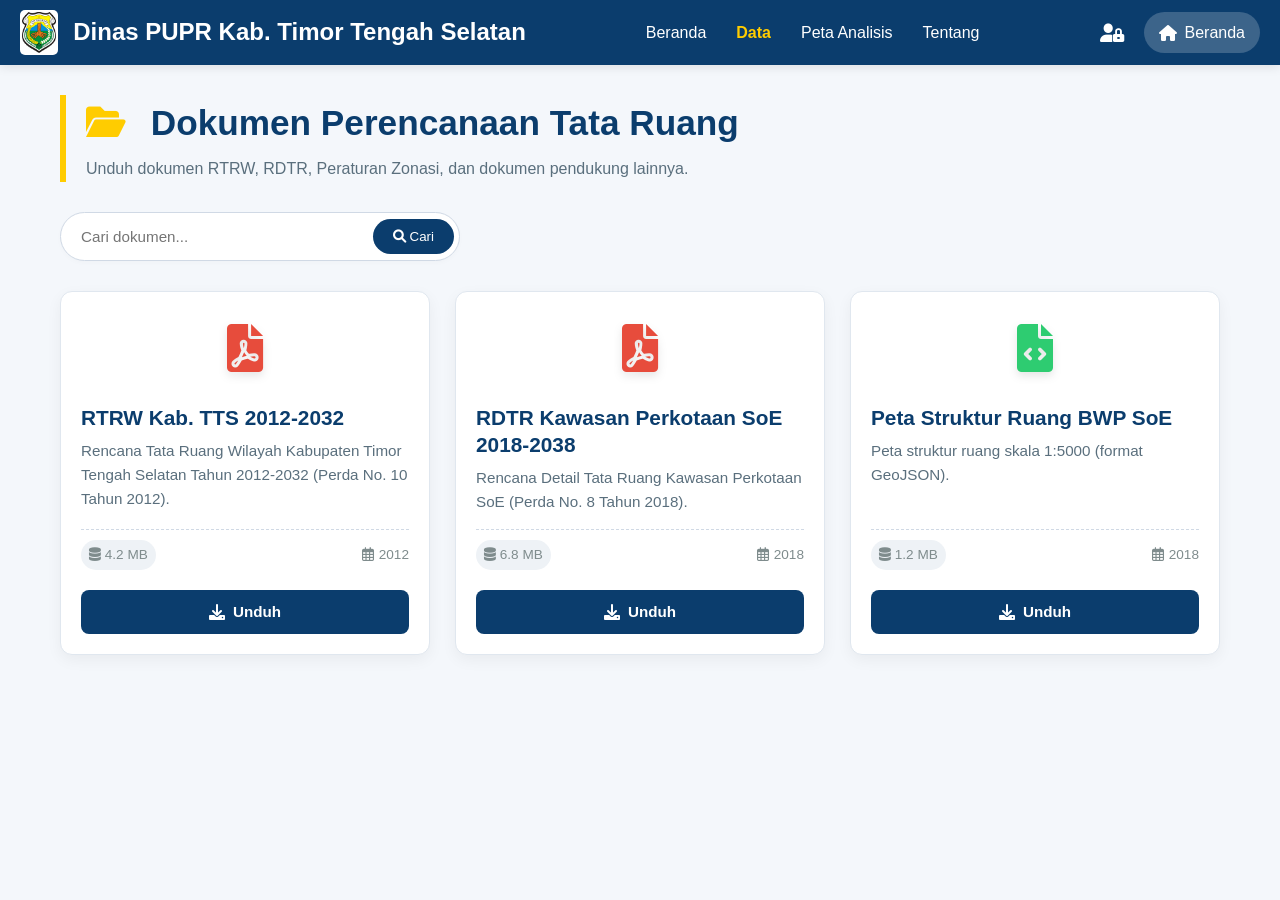
<file: data.html>
<!DOCTYPE html>
<html lang="id">
<head>
    <meta charset="UTF-8">
    <meta name="viewport" content="width=device-width, initial-scale=1.0">
    <title>Data Dokumen - Dinas PUPR TTS</title>
    
    <!-- Font Awesome untuk ikon -->
    <link rel="stylesheet" href="https://cdnjs.cloudflare.com/ajax/libs/font-awesome/6.0.0-beta3/css/all.min.css">
    
    <style>
        /* ===== RESET & BASE ===== */
        * {
            margin: 0;
            padding: 0;
            box-sizing: border-box;
            font-family: 'Segoe UI', Tahoma, Geneva, Verdana, sans-serif;
        }
        
        body {
            background-color: #f4f7fb;
            color: #2c3e50;
            line-height: 1.6;
        }
        
        /* ===== HEADER (sama dengan halaman lain) ===== */
        header {
            background: #0b3d6d;
            color: white;
            position: sticky;
            top: 0;
            z-index: 1000;
            padding: 10px 20px;
            box-shadow: 0 2px 10px rgba(0,0,0,0.1);
        }
        
        .nav {
            display: flex;
            justify-content: space-between;
            align-items: center;
            flex-wrap: wrap;
            gap: 15px;
            max-width: 1400px;
            margin: 0 auto;
        }
        
        .nav-left {
            display: flex;
            align-items: center;
            gap: 15px;
        }
        
        .logo {
            height: 45px;
            background: white;
            border-radius: 5px;
            padding: 2px;
        }
        
        .nav-left span {
            color: white;
            font-weight: 600;
            font-size: 1.5rem;
            line-height: 1.2;
            white-space: nowrap;
        }
        
        .nav ul {
            list-style: none;
            display: flex;
            gap: 30px;
            flex-wrap: wrap;
        }
        
        .nav ul li {
            cursor: pointer;
            font-weight: 500;
        }
        
        .nav ul li a {
            color: white;
            text-decoration: none;
            transition: color 0.3s;
        }
        
        .nav ul li:hover a {
            color: #7cc3ff;
        }
        
        .nav ul li.active a {
            color: #ffcc00;
            font-weight: 600;
        }
        
        .home-button {
            background: rgba(255,255,255,0.2);
            padding: 8px 15px;
            border-radius: 30px;
            color: white;
            text-decoration: none;
            display: inline-flex;
            align-items: center;
            gap: 8px;
            transition: 0.3s;
            margin-left: 10px;
        }
        
        .home-button:hover {
            background: rgba(255,255,255,0.3);
        }

        /* Link admin */
        .admin-link {
            color: white;
            font-size: 1.2rem;
            margin-right: 10px;
            transition: 0.3s;
            display: inline-flex;
            align-items: center;
        }
        .admin-link:hover {
            color: #ffcc00;
        }
        
        /* ===== KONTEN UTAMA ===== */
        .container {
            max-width: 1200px;
            margin: 30px auto;
            padding: 0 20px;
        }
        
        .page-title {
            margin-bottom: 30px;
            border-left: 6px solid #ffcc00;
            padding-left: 20px;
        }
        
        .page-title h1 {
            font-size: 2.2rem;
            color: #0b3d6d;
            margin-bottom: 5px;
        }
        
        .page-title p {
            color: #5a6f7d;
            font-size: 1rem;
        }
        
        /* ===== GRID DOKUMEN ===== */
        .doc-grid {
            display: grid;
            grid-template-columns: repeat(auto-fill, minmax(280px, 1fr));
            gap: 25px;
            margin-top: 20px;
        }
        
        .doc-card {
            background: white;
            border-radius: 12px;
            padding: 20px;
            box-shadow: 0 5px 15px rgba(0,0,0,0.05);
            transition: transform 0.2s, box-shadow 0.2s;
            display: flex;
            flex-direction: column;
            border: 1px solid #e0e7ef;
        }
        
        .doc-card:hover {
            transform: translateY(-5px);
            box-shadow: 0 12px 25px rgba(11,61,109,0.1);
            border-color: #b0c4de;
        }
        
        .doc-icon {
            font-size: 3rem;
            color: #0b3d6d;
            margin-bottom: 15px;
            align-self: center;
        }
        
        .doc-icon i {
            filter: drop-shadow(0 4px 4px rgba(0,0,0,0.1));
        }
        
        .doc-title {
            font-size: 1.3rem;
            font-weight: 600;
            color: #0b3d6d;
            margin-bottom: 8px;
            line-height: 1.3;
        }
        
        .doc-desc {
            color: #5a6f7d;
            font-size: 0.95rem;
            margin-bottom: 15px;
            flex-grow: 1;
        }
        
        .doc-meta {
            display: flex;
            justify-content: space-between;
            align-items: center;
            font-size: 0.85rem;
            color: #7f8c8d;
            margin-bottom: 15px;
            padding-top: 10px;
            border-top: 1px dashed #d0d9e5;
        }
        
        .doc-size {
            background: #eef2f6;
            padding: 4px 8px;
            border-radius: 20px;
        }
        
        .doc-date {
            display: flex;
            align-items: center;
            gap: 5px;
        }
        
        .btn-download {
            background: #0b3d6d;
            color: white;
            border: none;
            padding: 10px 15px;
            border-radius: 8px;
            cursor: pointer;
            font-weight: 600;
            font-size: 0.95rem;
            transition: 0.2s;
            display: flex;
            align-items: center;
            justify-content: center;
            gap: 8px;
            text-decoration: none;
            margin-top: 5px;
        }
        
        .btn-download:hover {
            background: #1a5a9c;
            transform: scale(1.02);
        }
        
        .btn-download i {
            font-size: 1rem;
        }
        
        /* ===== FILTER / PENCARIAN (opsional) ===== */
        .search-box {
            background: white;
            border-radius: 50px;
            padding: 5px 5px 5px 20px;
            display: flex;
            align-items: center;
            max-width: 400px;
            margin-bottom: 30px;
            border: 1px solid #d0d9e5;
            box-shadow: 0 2px 5px rgba(0,0,0,0.02);
        }
        
        .search-box input {
            flex: 1;
            border: none;
            padding: 10px 0;
            font-size: 0.95rem;
            background: transparent;
            outline: none;
        }
        
        .search-box button {
            background: #0b3d6d;
            border: none;
            color: white;
            padding: 10px 20px;
            border-radius: 50px;
            cursor: pointer;
            font-weight: 500;
            transition: 0.2s;
        }
        
        .search-box button:hover {
            background: #1a5a9c;
        }
        
        /* ===== RESPONSIF ===== */
        @media (max-width: 768px) {
            .nav-left span {
                font-size: 1.2rem;
                white-space: normal;
            }
            .nav ul {
                gap: 15px;
            }
            .page-title h1 {
                font-size: 1.8rem;
            }
            .doc-grid {
                grid-template-columns: 1fr;
            }
        }
    </style>
</head>
<body>
    <!-- HEADER (sama dengan halaman lain) -->
    <header>
        <div class="nav">
            <div class="nav-left">
                <img src="img/logo.png" class="logo" alt="Logo Dinas PUPR TTS" onerror="this.src='https://via.placeholder.com/45?text=PUPR'">
                <span>Dinas PUPR Kab. Timor Tengah Selatan</span>
            </div>
            <ul>
                <li><a href="index.html">Beranda</a></li>
                <li class="active"><a href="data.html">Data</a></li>
                <li><a href="peta.html">Peta Analisis</a></li>
                <li><a href="tentang.html">Tentang</a></li>
            </ul>
            <div style="display: flex; align-items: center;">
                <a href="admin.html" class="admin-link" title="Panel Admin">
                    <i class="fas fa-user-lock"></i>
                </a>
                <a href="index.html" class="home-button" title="Kembali ke Beranda">
                    <i class="fas fa-home"></i> Beranda
                </a>
            </div>
        </div>
    </header>

    <!-- KONTEN UTAMA -->
    <div class="container">
        <div class="page-title">
            <h1><i class="fas fa-folder-open" style="margin-right: 15px; color: #ffcc00;"></i> Dokumen Perencanaan Tata Ruang</h1>
            <p>Unduh dokumen RTRW, RDTR, Peraturan Zonasi, dan dokumen pendukung lainnya.</p>
        </div>

        <!-- Kotak pencarian sederhana -->
        <div class="search-box">
            <input type="text" id="searchInput" placeholder="Cari dokumen...">
            <button id="searchBtn"><i class="fas fa-search"></i> Cari</button>
        </div>

        <!-- Grid dokumen akan diisi oleh JavaScript -->
        <div id="docGrid" class="doc-grid"></div>
    </div>

    <script>
        // Ambil data dokumen dari localStorage (disimpan oleh admin)
        let documents = [];
        try {
            const stored = localStorage.getItem('publicDocuments');
            if (stored) {
                documents = JSON.parse(stored);
            }
            // Jika tidak ada data, documents tetap array kosong
        } catch (e) {
            console.error('Gagal membaca data dokumen', e);
        }

        // Fungsi untuk menentukan ikon dan warna berdasarkan tipe file
        function getIconAndColor(fileType) {
            switch(fileType) {
                case 'pdf': return { icon: 'fa-file-pdf', color: '#e74c3c' };
                case 'geojson': return { icon: 'fa-file-code', color: '#2ecc71' };
                case 'excel': return { icon: 'fa-file-excel', color: '#27ae60' };
                case 'zip': return { icon: 'fa-file-archive', color: '#7f8c8d' };
                case 'image': return { icon: 'fa-file-image', color: '#f39c12' };
                default: return { icon: 'fa-file', color: '#0b3d6d' };
            }
        }

        function renderDocuments(filteredDocs) {
            const grid = document.getElementById('docGrid');
            grid.innerHTML = '';
            if (filteredDocs.length === 0) {
                grid.innerHTML = '<p style="grid-column: 1/-1; text-align: center; padding: 40px; background: white; border-radius: 12px;">Belum ada dokumen yang diunggah.</p>';
                return;
            }
            filteredDocs.forEach(doc => {
                const { icon, color } = getIconAndColor(doc.fileType || 'other');
                const card = document.createElement('div');
                card.className = 'doc-card';
                card.innerHTML = `
                    <div class="doc-icon">
                        <i class="fas ${icon}" style="color: ${color};"></i>
                    </div>
                    <h3 class="doc-title">${doc.title}</h3>
                    <p class="doc-desc">${doc.description || ''}</p>
                    <div class="doc-meta">
                        <span class="doc-size"><i class="fas fa-database"></i> ${doc.size || '-'}</span>
                        <span class="doc-date"><i class="far fa-calendar-alt"></i> ${doc.date || '-'}</span>
                    </div>
                    <a href="${doc.fileUrl}" class="btn-download" download target="_blank">
                        <i class="fas fa-download"></i> Unduh
                    </a>
                `;
                grid.appendChild(card);
            });
        }

        function filterDocuments(keyword) {
            if (!keyword) return documents;
            keyword = keyword.toLowerCase();
            return documents.filter(doc => 
                doc.title.toLowerCase().includes(keyword) || 
                (doc.description && doc.description.toLowerCase().includes(keyword))
            );
        }

        const searchInput = document.getElementById('searchInput');
        const searchBtn = document.getElementById('searchBtn');

        function handleSearch() {
            const keyword = searchInput.value;
            const filtered = filterDocuments(keyword);
            renderDocuments(filtered);
        }

        searchBtn.addEventListener('click', handleSearch);
        searchInput.addEventListener('keyup', function(e) {
            if (e.key === 'Enter') handleSearch();
        });

        // Render awal
        renderDocuments(documents);
    </script>
</body>
</html>
</file>
